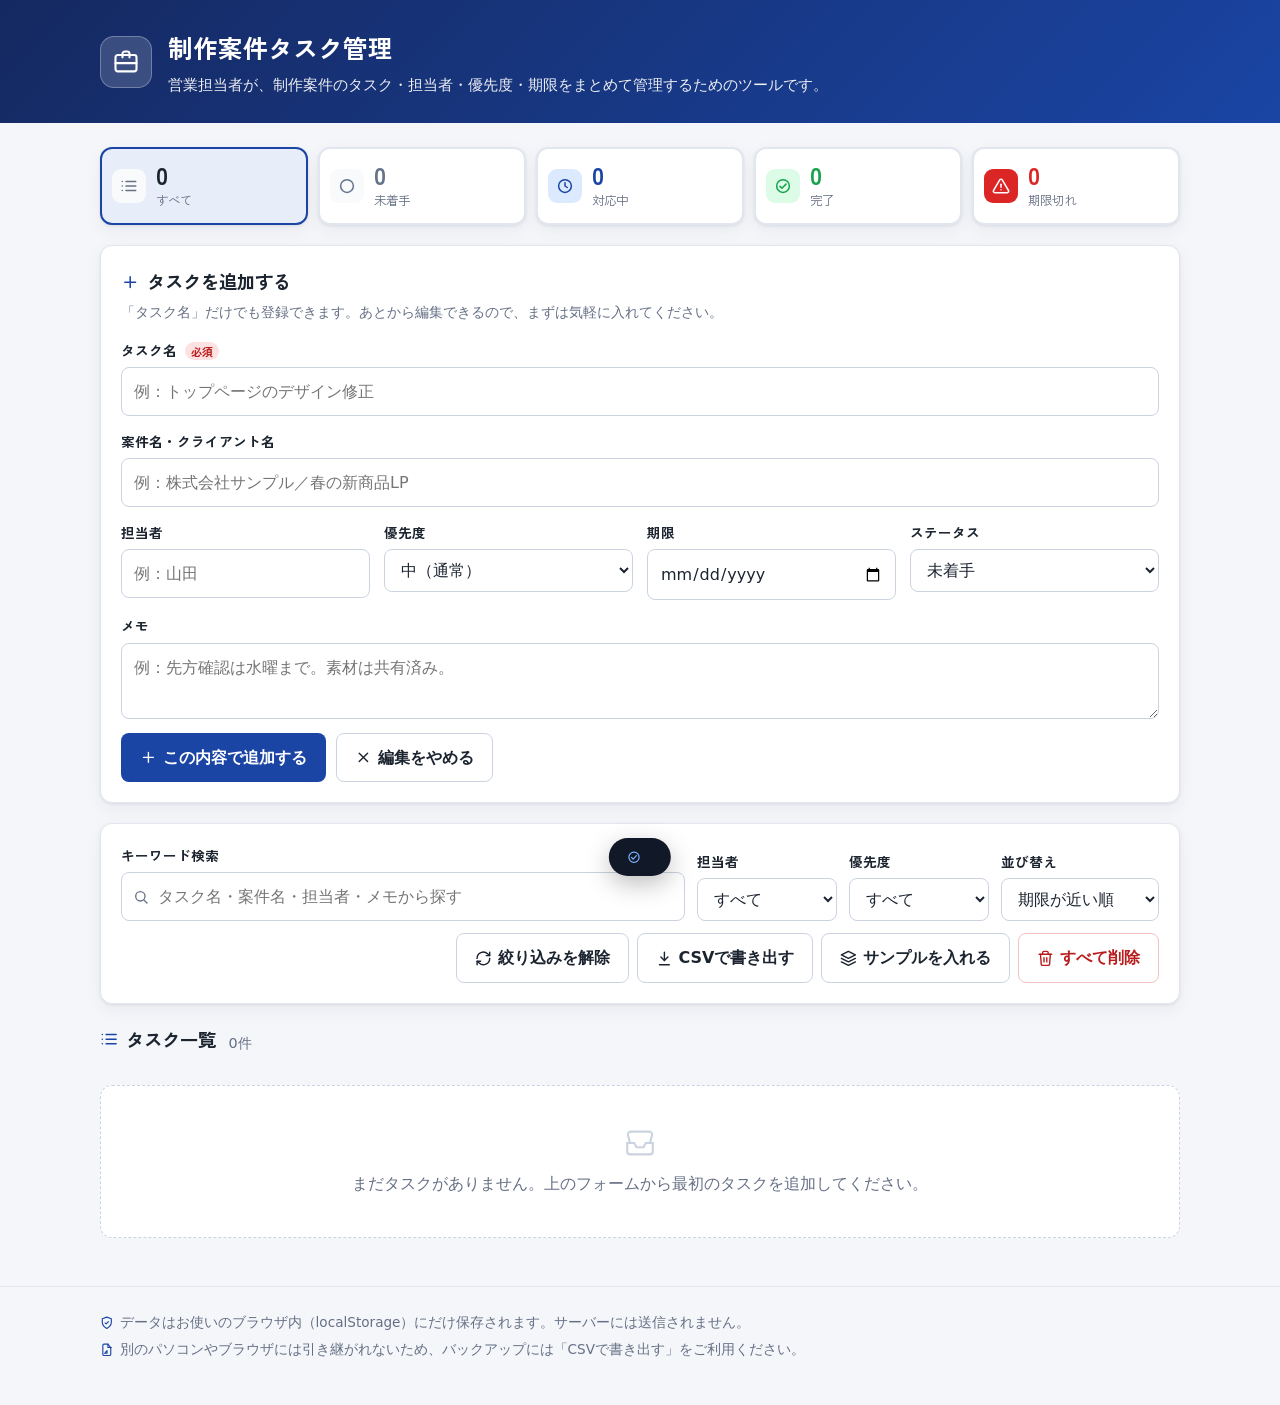
<file: tasks/index.html>
<!DOCTYPE html>
<html lang="ja">
<head>
<meta charset="UTF-8">
<meta name="viewport" content="width=device-width, initial-scale=1">
<title>制作案件タスク管理</title>
<link rel="preconnect" href="https://fonts.googleapis.com">
<link rel="preconnect" href="https://fonts.gstatic.com" crossorigin>
<link rel="stylesheet" href="https://fonts.googleapis.com/css2?family=Zen+Kaku+Gothic+New:wght@500;700;900&display=swap">
<link rel="stylesheet" href="style.css">
</head>
<body>


<svg width="0" height="0" style="position:absolute" aria-hidden="true">
  <symbol id="i-briefcase" viewBox="0 0 24 24"><path d="M3 8a2 2 0 0 1 2-2h14a2 2 0 0 1 2 2v10a2 2 0 0 1-2 2H5a2 2 0 0 1-2-2Z"/><path d="M9 8V5a2 2 0 0 1 2-2h2a2 2 0 0 1 2 2v3"/><path d="M3 13h18"/></symbol>
  <symbol id="i-list" viewBox="0 0 24 24"><path d="M8 6h13M8 12h13M8 18h13"/><path d="M3 6h.01M3 12h.01M3 18h.01"/></symbol>
  <symbol id="i-circle" viewBox="0 0 24 24"><circle cx="12" cy="12" r="8.5"/></symbol>
  <symbol id="i-clock" viewBox="0 0 24 24"><circle cx="12" cy="12" r="8.5"/><path d="M12 7.5V12l3 2"/></symbol>
  <symbol id="i-check-circle" viewBox="0 0 24 24"><circle cx="12" cy="12" r="8.5"/><path d="M8 12.5l2.6 2.6L16 9.5"/></symbol>
  <symbol id="i-alert" viewBox="0 0 24 24"><path d="M10.3 3.9 2 18a2 2 0 0 0 1.7 3h16.6a2 2 0 0 0 1.7-3L13.7 3.9a2 2 0 0 0-3.4 0Z"/><path d="M12 9.5v4"/><path d="M12 17h.01"/></symbol>
  <symbol id="i-plus" viewBox="0 0 24 24"><path d="M12 5v14M5 12h14"/></symbol>
  <symbol id="i-x" viewBox="0 0 24 24"><path d="M18 6 6 18M6 6l12 12"/></symbol>
  <symbol id="i-search" viewBox="0 0 24 24"><circle cx="11" cy="11" r="7"/><path d="M21 21l-4.3-4.3"/></symbol>
  <symbol id="i-refresh" viewBox="0 0 24 24"><path d="M3 12a9 9 0 0 1 15-6.7L21 8"/><path d="M21 3v5h-5"/><path d="M21 12a9 9 0 0 1-15 6.7L3 16"/><path d="M3 21v-5h5"/></symbol>
  <symbol id="i-download" viewBox="0 0 24 24"><path d="M12 3v12"/><path d="M7 10l5 5 5-5"/><path d="M5 21h14"/></symbol>
  <symbol id="i-layers" viewBox="0 0 24 24"><path d="M12 2 2 7l10 5 10-5-10-5Z"/><path d="M2 17l10 5 10-5"/><path d="M2 12l10 5 10-5"/></symbol>
  <symbol id="i-trash" viewBox="0 0 24 24"><path d="M3 6h18"/><path d="M8 6V4a2 2 0 0 1 2-2h4a2 2 0 0 1 2 2v2"/><path d="M19 6l-1 14a2 2 0 0 1-2 2H8a2 2 0 0 1-2-2L5 6"/><path d="M10 11v6M14 11v6"/></symbol>
  <symbol id="i-edit" viewBox="0 0 24 24"><path d="M12 20h9"/><path d="M16.5 3.5a2.1 2.1 0 0 1 3 3L7 19l-4 1 1-4Z"/></symbol>
  <symbol id="i-shield" viewBox="0 0 24 24"><path d="M12 2 4 5v6c0 5 3.4 8.4 8 11 4.6-2.6 8-6 8-11V5Z"/><path d="M9 12l2 2 4-4"/></symbol>
  <symbol id="i-file-export" viewBox="0 0 24 24"><path d="M14 2H7a2 2 0 0 0-2 2v16a2 2 0 0 0 2 2h10a2 2 0 0 0 2-2V8Z"/><path d="M14 2v6h6"/><path d="M9.5 16.5l3-3M12.5 13.5v4.5h-4.5"/></symbol>
  <symbol id="i-inbox" viewBox="0 0 24 24"><path d="M3 12h5l1.5 3h5L16 12h5"/><path d="M5 12 3.5 6.5A2 2 0 0 1 5.4 4h13.2a2 2 0 0 1 1.9 2.5L19 12"/><path d="M3 12v6a2 2 0 0 0 2 2h14a2 2 0 0 0 2-2v-6"/></symbol>
</svg>

<header class="site-header">
  <div class="inner">
    <div class="brand-mark"><svg class="icon" aria-hidden="true"><use href="#i-briefcase"/></svg></div>
    <div>
      <h1>制作案件タスク管理</h1>
      <p class="lead">営業担当者が、制作案件のタスク・担当者・優先度・期限をまとめて管理するためのツールです。</p>
    </div>
  </div>
</header>

<main class="inner">

  <!-- ⚠ 期限切れアラート -->
  <div id="overdueBanner" class="overdue-banner" role="alert" hidden>
    <svg class="icon" aria-hidden="true"><use href="#i-alert"/></svg>
    <span id="overdueBannerText"></span>
    <button type="button" class="btn btn-sm overdue-banner-btn" id="overdueBannerBtn">今すぐ確認する</button>
  </div>

  <!-- ① 件数サマリー（クリックで絞り込み） -->
  <section class="summary" aria-label="件数の内訳">
    <button type="button" class="stat" data-status="all" aria-pressed="true">
      <span class="stat-icon"><svg class="icon" aria-hidden="true"><use href="#i-list"/></svg></span>
      <span class="stat-text"><span class="stat-num" id="statAll">0</span><span class="stat-label">すべて</span></span>
    </button>
    <button type="button" class="stat is-todo" data-status="todo" aria-pressed="false">
      <span class="stat-icon"><svg class="icon" aria-hidden="true"><use href="#i-circle"/></svg></span>
      <span class="stat-text"><span class="stat-num" id="statTodo">0</span><span class="stat-label">未着手</span></span>
    </button>
    <button type="button" class="stat is-doing" data-status="doing" aria-pressed="false">
      <span class="stat-icon"><svg class="icon" aria-hidden="true"><use href="#i-clock"/></svg></span>
      <span class="stat-text"><span class="stat-num" id="statDoing">0</span><span class="stat-label">対応中</span></span>
    </button>
    <button type="button" class="stat is-done" data-status="done" aria-pressed="false">
      <span class="stat-icon"><svg class="icon" aria-hidden="true"><use href="#i-check-circle"/></svg></span>
      <span class="stat-text"><span class="stat-num" id="statDone">0</span><span class="stat-label">完了</span></span>
    </button>
    <button type="button" class="stat is-over" data-status="over" aria-pressed="false">
      <span class="stat-icon"><svg class="icon" aria-hidden="true"><use href="#i-alert"/></svg></span>
      <span class="stat-text"><span class="stat-num" id="statOver">0</span><span class="stat-label">期限切れ</span></span>
    </button>
  </section>

  <!-- ② 登録・編集フォーム -->
  <section class="panel" id="formPanel">
    <h2><svg class="icon" aria-hidden="true"><use href="#i-plus" id="formIconUse"/></svg><span id="formTitle">タスクを追加する</span></h2>
    <p class="hint">「タスク名」だけでも登録できます。あとから編集できるので、まずは気軽に入れてください。</p>

    <form id="taskForm" novalidate>
      <div class="field field-wide">
        <label for="title">タスク名 <span class="required">必須</span></label>
        <input type="text" id="title" maxlength="100" placeholder="例：トップページのデザイン修正" autocomplete="off" required>
        <p class="error" id="titleError" hidden>タスク名を入力してください。</p>
      </div>

      <div class="field field-wide">
        <label for="client">案件名・クライアント名</label>
        <input type="text" id="client" maxlength="100" placeholder="例：株式会社サンプル／春の新商品LP" autocomplete="off">
      </div>

      <div class="field">
        <label for="assignee">担当者</label>
        <input type="text" id="assignee" maxlength="40" list="assigneeList" placeholder="例：山田" autocomplete="off">
        <datalist id="assigneeList"></datalist>
      </div>

      <div class="field">
        <label for="priority">優先度</label>
        <select id="priority">
          <option value="high">高（最優先）</option>
          <option value="mid" selected>中（通常）</option>
          <option value="low">低（余裕あり）</option>
        </select>
      </div>

      <div class="field">
        <label for="due">期限</label>
        <input type="date" id="due">
      </div>

      <div class="field">
        <label for="status">ステータス</label>
        <select id="status">
          <option value="todo" selected>未着手</option>
          <option value="doing">対応中</option>
          <option value="done">完了</option>
        </select>
      </div>

      <div class="field field-wide">
        <label for="memo">メモ</label>
        <textarea id="memo" rows="2" maxlength="500" placeholder="例：先方確認は水曜まで。素材は共有済み。"></textarea>
      </div>

      <div class="form-actions">
        <button type="submit" class="btn btn-primary" id="submitBtn"><svg class="icon" aria-hidden="true"><use href="#i-plus"/></svg><span id="submitBtnText">この内容で追加する</span></button>
        <button type="button" class="btn btn-ghost" id="cancelBtn" hidden><svg class="icon" aria-hidden="true"><use href="#i-x"/></svg>編集をやめる</button>
      </div>
    </form>
  </section>

  <!-- ③ 絞り込み・並び替え -->
  <section class="panel toolbar" aria-label="絞り込みと並び替え">
    <div class="field field-grow">
      <label for="keyword">キーワード検索</label>
      <div class="search-wrap">
        <svg class="icon" aria-hidden="true"><use href="#i-search"/></svg>
        <input type="search" id="keyword" placeholder="タスク名・案件名・担当者・メモから探す" autocomplete="off">
      </div>
    </div>
    <div class="field">
      <label for="filterAssignee">担当者</label>
      <select id="filterAssignee"><option value="all">すべて</option></select>
    </div>
    <div class="field">
      <label for="filterPriority">優先度</label>
      <select id="filterPriority">
        <option value="all">すべて</option>
        <option value="high">高</option>
        <option value="mid">中</option>
        <option value="low">低</option>
      </select>
    </div>
    <div class="field">
      <label for="sort">並び替え</label>
      <select id="sort">
        <option value="due-asc" selected>期限が近い順</option>
        <option value="due-desc">期限が遠い順</option>
        <option value="priority">優先度が高い順</option>
        <option value="created-desc">追加が新しい順</option>
      </select>
    </div>
    <div class="toolbar-actions">
      <button type="button" class="btn btn-ghost" id="resetFilterBtn"><svg class="icon" aria-hidden="true"><use href="#i-refresh"/></svg>絞り込みを解除</button>
      <button type="button" class="btn btn-ghost" id="csvBtn"><svg class="icon" aria-hidden="true"><use href="#i-download"/></svg>CSVで書き出す</button>
      <button type="button" class="btn btn-ghost" id="sampleBtn"><svg class="icon" aria-hidden="true"><use href="#i-layers"/></svg>サンプルを入れる</button>
      <button type="button" class="btn btn-danger-ghost" id="clearBtn"><svg class="icon" aria-hidden="true"><use href="#i-trash"/></svg>すべて削除</button>
    </div>
  </section>

  <!-- ④ タスク一覧 -->
  <section aria-label="タスク一覧">
    <div class="list-head">
      <h2><svg class="icon" aria-hidden="true"><use href="#i-list"/></svg>タスク一覧</h2>
      <p class="count" id="listCount">0件</p>
    </div>
    <div id="taskList" class="task-list"></div>
    <p class="empty" id="emptyMsg" hidden></p>
  </section>

</main>

<footer class="site-footer">
  <div class="inner">
    <p><svg class="icon" aria-hidden="true"><use href="#i-shield"/></svg>データはお使いのブラウザ内（localStorage）にだけ保存されます。サーバーには送信されません。</p>
    <p><svg class="icon" aria-hidden="true"><use href="#i-file-export"/></svg>別のパソコンやブラウザには引き継がれないため、バックアップには「CSVで書き出す」をご利用ください。</p>
  </div>
</footer>

<div id="toast" class="toast" role="status" aria-live="polite" hidden>
  <svg class="icon" aria-hidden="true"><use href="#i-check-circle"/></svg>
  <span id="toastText"></span>
</div>


<script src="script.js"></script>
</body>
</html>
</file>
<file: tasks/style.css>
/* =========================================================
   制作案件タスク管理 - スタイル（プレビュー版・テーマ対応）
   ========================================================= */

:root {
  --bg: #f4f6fa;
  --panel: #ffffff;
  --panel-2: #f8fafc;
  --text: #1c2430;
  --muted: #667085;
  --line: #e2e6ee;
  --line-strong: #cbd3e1;

  --accent: #1a45a4;
  --accent-dark: #143797;
  --accent-soft: #e7edf9;
  --focus-ring: rgba(26, 69, 164, .25);

  --danger: #b91c1c;
  --danger-bg: #fee2e2;
  --danger-border: #f3c2c2;
  --danger-hover-bg: #fef2f2;

  --high: #dc2626;   --high-bg: #fee2e2;   --high-text: #b91c1c;
  --mid: #d97706;    --mid-bg: #fef3c7;    --mid-text: #92400e;
  --low: #0891b2;    --low-bg: #cffafe;    --low-text: #155e75;

  --todo: #64748b;   --todo-bg: #eef2f6;   --todo-text: #475569;
  --doing: #1a45a4;  --doing-bg: #dbeafe;  --doing-text: #143797;
  --done: #16a34a;   --done-bg: #dcfce7;   --done-text: #15803d;
  --over: #dc2626;

  --due-over-bg: #dc2626; --due-over-text: #ffffff;
  --due-soon-bg: #ffedd5; --due-soon-text: #9a3412;
  --due-near-bg: #fef9c3; --due-near-text: #854d0e;
  --due-ok-bg:   #f1f5f9; --due-ok-text:   #475569;
  --due-none-bg: #f8fafc; --due-none-text: #94a3b8;

  --person-bg: #eef2ff; --person-text: #3730a3; --person-border: #dbe1ff;

  --overdue-wash: #fff2f2;

  --field-bg: #ffffff;
  --toast-bg: #111827; --toast-text: #ffffff; --toast-icon: #7db0ff;

  --radius: 12px;
  --shadow: 0 1px 3px rgba(16, 24, 40, .08), 0 6px 18px rgba(16, 24, 40, .05);
  --shadow-hover: 0 4px 10px rgba(16, 24, 40, .10), 0 10px 24px rgba(16, 24, 40, .08);

  --font-display: "Zen Kaku Gothic New", "Hiragino Kaku Gothic ProN", "Hiragino Sans", "Yu Gothic", "Meiryo", system-ui, sans-serif;
  --font-body: "Hiragino Kaku Gothic ProN", "Hiragino Sans", "Yu Gothic", "Meiryo", system-ui, sans-serif;
}

@media (prefers-color-scheme: dark) {
  :root:not([data-theme="light"]) {
    --bg: #0f1420;
    --panel: #171e2c;
    --panel-2: #1d2536;
    --text: #e7ebf3;
    --muted: #97a2b8;
    --line: #2a3348;
    --line-strong: #384260;

    --accent: #5b9dff;
    --accent-dark: #7db0ff;
    --accent-soft: #1c2b4a;
    --focus-ring: rgba(91, 157, 255, .35);

    --danger: #f87171;
    --danger-bg: #3a1a1e;
    --danger-border: #5a2a2f;
    --danger-hover-bg: #33191d;

    --high: #f87171;   --high-bg: #3a1a1e;   --high-text: #fca5a5;
    --mid: #fbbf24;    --mid-bg: #3a2d10;    --mid-text: #fcd34d;
    --low: #67e8f9;    --low-bg: #0d3a44;    --low-text: #a5f3fc;

    --todo: #97a2b8;   --todo-bg: #232c40;   --todo-text: #c3ccdd;
    --doing: #7db0ff;  --doing-bg: #1c2b4a;  --doing-text: #a9c8ff;
    --done: #4ade80;   --done-bg: #14311f;   --done-text: #86efac;
    --over: #f87171;

    --due-over-bg: #dc2626; --due-over-text: #ffffff;
    --due-soon-bg: #3a2410; --due-soon-text: #fdba74;
    --due-near-bg: #33290b; --due-near-text: #fde68a;
    --due-ok-bg:   #212a3d; --due-ok-text:   #aab4c8;
    --due-none-bg: #1a2130; --due-none-text: #6b7690;

    --person-bg: #1e2246; --person-text: #b7c0ff; --person-border: #313870;
    --overdue-wash: #2b1518;

    --field-bg: #131a28;
    --toast-bg: #f4f6fa; --toast-text: #171e2c; --toast-icon: #143797;

    --shadow: 0 1px 2px rgba(0, 0, 0, .35), 0 10px 26px rgba(0, 0, 0, .35);
    --shadow-hover: 0 3px 8px rgba(0, 0, 0, .4), 0 14px 32px rgba(0, 0, 0, .4);
  }
}

:root[data-theme="dark"] {
  --bg: #0f1420;
  --panel: #171e2c;
  --panel-2: #1d2536;
  --text: #e7ebf3;
  --muted: #97a2b8;
  --line: #2a3348;
  --line-strong: #384260;

  --accent: #5b9dff;
  --accent-dark: #7db0ff;
  --accent-soft: #1c2b4a;
  --focus-ring: rgba(91, 157, 255, .35);

  --danger: #f87171;
  --danger-bg: #3a1a1e;
  --danger-border: #5a2a2f;
  --danger-hover-bg: #33191d;

  --high: #f87171;   --high-bg: #3a1a1e;   --high-text: #fca5a5;
  --mid: #fbbf24;    --mid-bg: #3a2d10;    --mid-text: #fcd34d;
  --low: #67e8f9;    --low-bg: #0d3a44;    --low-text: #a5f3fc;

  --todo: #97a2b8;   --todo-bg: #232c40;   --todo-text: #c3ccdd;
  --doing: #7db0ff;  --doing-bg: #1c2b4a;  --doing-text: #a9c8ff;
  --done: #4ade80;   --done-bg: #14311f;   --done-text: #86efac;
  --over: #f87171;

  --due-over-bg: #dc2626; --due-over-text: #ffffff;
  --due-soon-bg: #3a2410; --due-soon-text: #fdba74;
  --due-near-bg: #33290b; --due-near-text: #fde68a;
  --due-ok-bg:   #212a3d; --due-ok-text:   #aab4c8;
  --due-none-bg: #1a2130; --due-none-text: #6b7690;

  --person-bg: #1e2246; --person-text: #b7c0ff; --person-border: #313870;
  --overdue-wash: #2b1518;

  --field-bg: #131a28;
  --toast-bg: #f4f6fa; --toast-text: #171e2c; --toast-icon: #143797;

  --shadow: 0 1px 2px rgba(0, 0, 0, .35), 0 10px 26px rgba(0, 0, 0, .35);
  --shadow-hover: 0 3px 8px rgba(0, 0, 0, .4), 0 14px 32px rgba(0, 0, 0, .4);
}

* { box-sizing: border-box; }

body {
  margin: 0;
  background: var(--bg);
  color: var(--text);
  font-family: var(--font-body);
  font-size: 16px;
  line-height: 1.7;
}

h1, h2, h3, .btn, label, .stat-label, .stat-num {
  font-family: var(--font-display);
}
h1, h2, h3 { text-wrap: balance; }

.icon {
  width: 1em; height: 1em;
  stroke: currentColor;
  fill: none;
  stroke-width: 2;
  stroke-linecap: round;
  stroke-linejoin: round;
  flex-shrink: 0;
  vertical-align: -0.15em;
}
.btn .icon { margin-right: 6px; width: 1.05em; height: 1.05em; }

.inner {
  width: min(1080px, 100% - 32px);
  margin-inline: auto;
}

/* ---------- ヘッダー / フッター ---------- */
.site-header {
  background: linear-gradient(135deg, #152961, #1a45a4);
  color: #fff;
  padding: 26px 0;
}
.site-header .inner { display: flex; align-items: center; gap: 16px; }
.brand-mark {
  flex-shrink: 0;
  width: 52px; height: 52px;
  border-radius: 14px;
  background: rgba(255, 255, 255, .16);
  border: 1px solid rgba(255, 255, 255, .28);
  display: grid; place-items: center;
}
.brand-mark .icon { width: 28px; height: 28px; stroke-width: 1.8; }
.site-header h1 { margin: 0 0 4px; font-size: 1.55rem; font-weight: 700; }
.lead { margin: 0; font-size: .92rem; opacity: .92; }

.site-footer {
  margin-top: 48px;
  padding: 20px 0 40px;
  border-top: 1px solid var(--line);
  color: var(--muted);
  font-size: .85rem;
}
.site-footer p { margin: 4px 0; }
.site-footer .icon { margin-right: 6px; color: var(--accent); }

main { padding-top: 24px; }

/* ---------- 期限切れアラート ---------- */
.overdue-banner {
  position: sticky;
  top: 12px;
  z-index: 40;
  align-items: center;
  gap: 10px;
  background: var(--due-over-bg);
  color: var(--due-over-text);
  padding: 12px 14px;
  border-radius: var(--radius);
  margin-bottom: 20px;
  box-shadow: var(--shadow-hover);
}
.overdue-banner:not([hidden]) { display: flex; }
.overdue-banner .icon { flex-shrink: 0; width: 22px; height: 22px; }
.overdue-banner span { flex: 1 1 auto; font-weight: 700; font-size: .92rem; }
.overdue-banner-btn {
  flex-shrink: 0;
  background: rgba(255, 255, 255, .18);
  border-color: rgba(255, 255, 255, .45);
  color: #fff;
}
.overdue-banner-btn:hover { background: rgba(255, 255, 255, .3); }

h2 { font-size: 1.15rem; font-weight: 700; margin: 0 0 4px; display: flex; align-items: center; gap: 8px; }
h2 .icon { color: var(--accent); }

/* ---------- 件数サマリー ---------- */
.summary {
  display: grid;
  grid-template-columns: repeat(5, 1fr);
  gap: 10px;
  margin-bottom: 20px;
}
.stat {
  background: var(--panel);
  border: 2px solid var(--line);
  border-radius: var(--radius);
  padding: 12px 10px;
  cursor: pointer;
  text-align: left;
  font: inherit;
  color: var(--text);
  box-shadow: var(--shadow);
  display: flex;
  align-items: center;
  gap: 10px;
  transition: border-color .15s, box-shadow .15s, transform .05s;
}
.stat:hover { border-color: var(--line-strong); box-shadow: var(--shadow-hover); }
.stat:active { transform: translateY(1px); }
.stat:focus-visible { outline: 3px solid var(--focus-ring); outline-offset: 1px; }
.stat[aria-pressed="true"] { border-color: var(--accent); background: var(--accent-soft); }
.stat-icon {
  flex-shrink: 0;
  width: 34px; height: 34px;
  border-radius: 9px;
  display: grid; place-items: center;
  background: var(--panel-2);
  color: var(--muted);
}
.stat-icon .icon { width: 18px; height: 18px; }
.stat-text { min-width: 0; }
.stat-num { display: block; font-size: 1.5rem; font-weight: 700; line-height: 1.2; font-variant-numeric: tabular-nums; }
.stat-label { display: block; font-size: .78rem; color: var(--muted); white-space: nowrap; }
.stat.is-todo  .stat-icon { color: var(--todo); }
.stat.is-doing .stat-icon { color: var(--doing); background: var(--doing-bg); }
.stat.is-done  .stat-icon { color: var(--done); background: var(--done-bg); }
.stat.is-over  .stat-icon { color: var(--over); background: var(--due-over-bg); }
.stat.is-over  .stat-icon .icon { stroke: #fff; }
.stat.is-todo  .stat-num { color: var(--todo); }
.stat.is-doing .stat-num { color: var(--doing); }
.stat.is-done  .stat-num { color: var(--done); }
.stat.is-over  .stat-num { color: var(--over); }

/* ---------- パネル ---------- */
.panel {
  background: var(--panel);
  border: 1px solid var(--line);
  border-radius: var(--radius);
  box-shadow: var(--shadow);
  padding: 20px;
  margin-bottom: 20px;
}
.hint { margin: 0 0 14px; color: var(--muted); font-size: .85rem; }

/* ---------- フォーム ---------- */
form {
  display: grid;
  grid-template-columns: repeat(4, 1fr);
  gap: 14px;
}
.field { display: flex; flex-direction: column; gap: 5px; min-width: 0; }
.field-wide { grid-column: 1 / -1; }
.field-grow { flex: 1 1 220px; }

label { font-size: .85rem; font-weight: 700; }
.required {
  background: var(--danger-bg); color: var(--danger); font-size: .7rem;
  padding: 1px 6px; border-radius: 999px; margin-left: 4px; font-weight: 700;
}

input[type="text"], input[type="search"], input[type="date"], select, textarea {
  font: inherit;
  padding: 10px 12px;
  border: 1px solid var(--line-strong);
  border-radius: 8px;
  background: var(--field-bg);
  color: var(--text);
  width: 100%;
  color-scheme: light dark;
}
textarea { resize: vertical; }
input:focus, select:focus, textarea:focus {
  outline: 3px solid var(--focus-ring);
  border-color: var(--accent);
}
.error { color: var(--danger); font-size: .8rem; margin: 0; }
input.is-invalid { border-color: var(--danger); }

.form-actions { grid-column: 1 / -1; display: flex; gap: 10px; flex-wrap: wrap; }

/* ---------- ボタン ---------- */
.btn {
  font: inherit;
  font-weight: 700;
  border-radius: 8px;
  padding: 10px 18px;
  border: 1px solid transparent;
  cursor: pointer;
  display: inline-flex;
  align-items: center;
  transition: background .15s, border-color .15s, transform .05s;
}
.btn:active { transform: translateY(1px); }
.btn:focus-visible { outline: 3px solid var(--focus-ring); outline-offset: 1px; }
.btn-primary { background: var(--accent); color: #fff; }
.btn-primary:hover { background: var(--accent-dark); }
.btn-ghost { background: var(--panel); border-color: var(--line-strong); color: var(--text); }
.btn-ghost:hover { background: var(--panel-2); }
.btn-danger-ghost { background: var(--panel); border-color: var(--danger-border); color: var(--danger); }
.btn-danger-ghost:hover { background: var(--danger-hover-bg); }
.btn-sm { padding: 6px 12px; font-size: .82rem; }
.btn-sm .icon { width: 1em; height: 1em; margin-right: 4px; }

/* ---------- ツールバー ---------- */
.toolbar { display: flex; flex-wrap: wrap; gap: 12px; align-items: flex-end; }
.toolbar .field { min-width: 140px; }
.toolbar-actions { display: flex; gap: 8px; flex-wrap: wrap; margin-left: auto; }

.search-wrap { position: relative; }
.search-wrap .icon {
  position: absolute; left: 12px; top: 50%; transform: translateY(-50%);
  color: var(--muted); pointer-events: none;
}
.search-wrap input { padding-left: 36px; }

/* ---------- 一覧 ---------- */
.list-head { display: flex; align-items: baseline; gap: 12px; margin-bottom: 10px; }
.count { margin: 0; color: var(--muted); font-size: .9rem; font-variant-numeric: tabular-nums; }

.task-list { display: grid; gap: 12px; }

.task {
  background: var(--panel);
  border: 1px solid var(--line);
  border-left: 6px solid var(--line);
  border-radius: var(--radius);
  box-shadow: var(--shadow);
  padding: 14px 16px;
  display: grid;
  grid-template-columns: 1fr auto;
  gap: 8px 16px;
  transition: box-shadow .15s, transform .1s;
}
.task:hover { box-shadow: var(--shadow-hover); transform: translateY(-1px); }
.task.p-high { border-left-color: var(--high); }
.task.p-mid  { border-left-color: var(--mid); }
.task.p-low  { border-left-color: var(--low); }
.task.is-done { opacity: .62; }
.task.is-done .task-title { text-decoration: line-through; }
.task.is-overdue {
  background: var(--overdue-wash);
  border-left-color: var(--over);
  box-shadow: 0 0 0 1px var(--over), var(--shadow);
}
.task.is-overdue:hover { box-shadow: 0 0 0 1px var(--over), var(--shadow-hover); }

.task-main { min-width: 0; }
.task-title { margin: 0 0 2px; font-size: 1.05rem; font-weight: 700; word-break: break-word; }
.task-client { margin: 0 0 8px; color: var(--muted); font-size: .88rem; word-break: break-word; }
.task-memo {
  margin: 8px 0 0; font-size: .86rem; color: var(--muted);
  background: var(--panel-2); border-radius: 8px; padding: 8px 10px; white-space: pre-wrap; word-break: break-word;
}

.tags { display: flex; flex-wrap: wrap; gap: 6px; align-items: center; }
.tag {
  font-size: .78rem; font-weight: 700;
  padding: 3px 10px; border-radius: 999px;
  border: 1px solid transparent; white-space: nowrap;
}
.tag-person { background: var(--person-bg); color: var(--person-text); border-color: var(--person-border); }
.tag-high { background: var(--high-bg); color: var(--high-text); }
.tag-mid  { background: var(--mid-bg);  color: var(--mid-text); }
.tag-low  { background: var(--low-bg);  color: var(--low-text); }
.tag-status-todo  { background: var(--todo-bg);  color: var(--todo-text); }
.tag-status-doing { background: var(--doing-bg); color: var(--doing-text); }
.tag-status-done  { background: var(--done-bg);  color: var(--done-text); }
.tag-due-over { background: var(--due-over-bg); color: var(--due-over-text); }
.tag-due-soon { background: var(--due-soon-bg); color: var(--due-soon-text); }
.tag-due-near { background: var(--due-near-bg); color: var(--due-near-text); }
.tag-due-ok   { background: var(--due-ok-bg);   color: var(--due-ok-text); }
.tag-due-none { background: var(--due-none-bg); color: var(--due-none-text); }

.task-side { display: flex; flex-direction: column; gap: 8px; align-items: stretch; }
.task-side select { font-size: .85rem; padding: 6px 8px; }
.task-buttons { display: flex; gap: 6px; }
.task-buttons .btn { flex: 1; }

.empty {
  background: var(--panel);
  border: 1px dashed var(--line-strong);
  border-radius: var(--radius);
  padding: 40px 20px;
  text-align: center;
  color: var(--muted);
  flex-direction: column;
  align-items: center;
  gap: 10px;
}
.empty:not([hidden]) { display: flex; }
.empty .icon { width: 34px; height: 34px; color: var(--line-strong); stroke-width: 1.5; }

/* ---------- トースト ---------- */
.toast {
  position: fixed;
  left: 50%; bottom: 24px; transform: translateX(-50%);
  background: var(--toast-bg); color: var(--toast-text);
  padding: 12px 22px 12px 18px; border-radius: 999px;
  font-size: .9rem; font-weight: 700;
  box-shadow: 0 8px 24px rgba(0,0,0,.25);
  z-index: 50;
  display: flex; align-items: center; gap: 8px;
}
.toast .icon { color: var(--toast-icon); flex-shrink: 0; }

/* ---------- レスポンシブ ---------- */
@media (max-width: 800px) {
  form { grid-template-columns: repeat(2, 1fr); }
  .summary { grid-template-columns: repeat(3, 1fr); }
  .toolbar-actions { margin-left: 0; width: 100%; }
  .toolbar-actions .btn { flex: 1 1 auto; }
}
@media (max-width: 560px) {
  form { grid-template-columns: 1fr; }
  .summary { grid-template-columns: repeat(2, 1fr); }
  .task { grid-template-columns: 1fr; }
  .site-header h1 { font-size: 1.35rem; }
}

@media (prefers-reduced-motion: reduce) {
  .stat, .btn { transition: none; }
}
</file>
